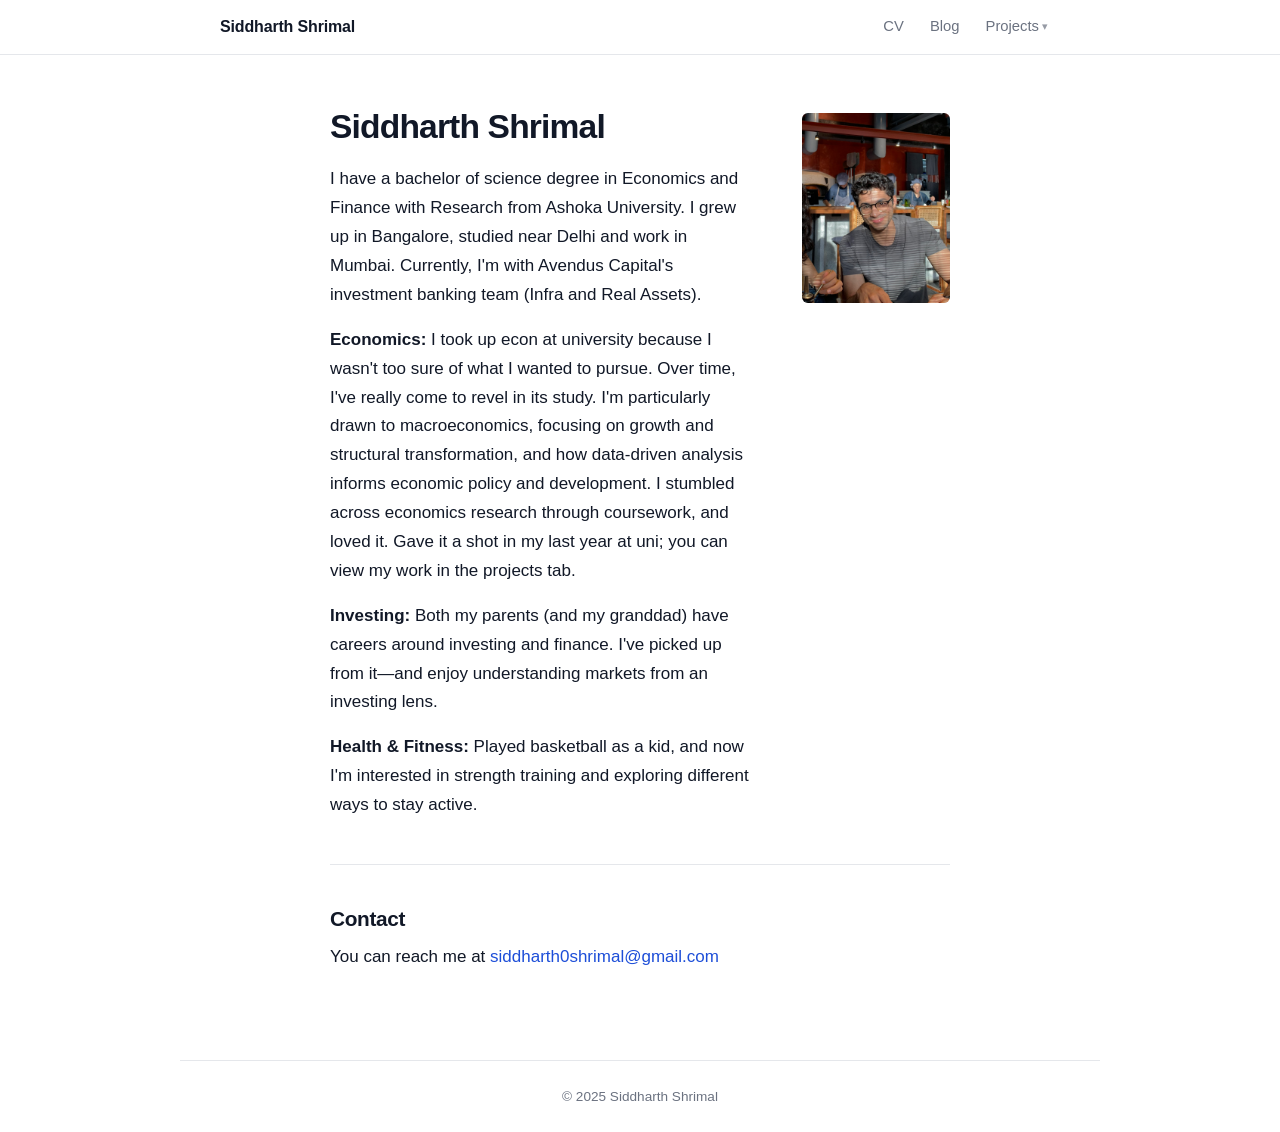
<file: index.html>
<!DOCTYPE html>
<html lang="en">
<head>
  <meta charset="utf-8" />
  <meta name="viewport" content="width=device-width, initial-scale=1" />
  <meta name="description" content="Siddharth Shrimal — Economics &amp; Finance student at Ashoka University. Interested in macroeconomics, investing, and fitness." />
  <title>Siddharth Shrimal</title>
  <link rel="stylesheet" href="style.css" />
</head>
<body>

  <header class="site-header">
    <nav class="site-nav">
      <a href="index.html" class="site-logo">Siddharth Shrimal</a>
      <button class="nav-toggle" aria-label="Toggle navigation" aria-expanded="false">&#9776;</button>
      <ul class="nav-links" id="nav-links">
        <li><a href="cv.html">CV</a></li>
        <li><a href="blogs.html">Blog</a></li>
        <li class="nav-dropdown">
          <a href="#" class="nav-dropdown-toggle">Projects</a>
          <ul class="nav-dropdown-menu">
            <li><a href="projectspage.html">Research Projects</a></li>
            <li><a href="nonresearchprojpage.html">Non-Research Projects</a></li>
          </ul>
        </li>
      </ul>
    </nav>
  </header>

  <main class="page">

    <div class="home-hero">
      <div class="home-bio">
        <h1>Siddharth Shrimal</h1>
        <p>
          I have a bachelor of science degree in Economics and Finance with Research from Ashoka University.
          I grew up in Bangalore, studied near Delhi and work in Mumbai. Currently, I'm with Avendus Capital's investment banking team (Infra and Real Assets).
        </p>
        <p>
          <strong>Economics:</strong> I took up econ at university because I
          wasn't too sure of what I wanted to pursue. Over time, I've really
          come to revel in its study. I'm particularly drawn to macroeconomics,
          focusing on growth and structural transformation, and how data-driven
          analysis informs economic policy and development. I stumbled across economics research through coursework, and loved it. Gave it a shot in my last year at uni; you can view my work in the projects tab. 
        </p>
        <p>
          <strong>Investing:</strong> Both my parents (and my granddad) have
          careers around investing and finance. I've picked up from it—and enjoy
          understanding markets from an investing lens.
        </p>
        <p>
          <strong>Health &amp; Fitness:</strong> Played basketball as a kid,
          and now I'm interested in strength training and exploring different
          ways to stay active.
        </p>
      </div>
      <div class="home-photo">
        <img
          src="profilephoto.jpeg"
          alt="Siddharth Shrimal"
          width="200"
          height="267"
          loading="eager"
        />
      </div>
    </div>

    <hr class="divider" />

    <section id="contact">
      <h2>Contact</h2>
      <p>
        You can reach me at
        <a href="mailto:siddharth0shrimal@gmail.com">siddharth0shrimal@gmail.com</a>
      </p>
    </section>

  </main>

  <footer>&copy; 2025 Siddharth Shrimal</footer>

  <script>
    (function () {
      var toggle = document.querySelector('.nav-toggle');
      var links  = document.getElementById('nav-links');

      toggle.addEventListener('click', function () {
        var open = links.classList.toggle('open');
        toggle.setAttribute('aria-expanded', open);
      });

      // Mobile dropdown toggle
      document.querySelectorAll('.nav-dropdown-toggle').forEach(function (btn) {
        btn.addEventListener('click', function (e) {
          if (window.innerWidth <= 640) {
            e.preventDefault();
            btn.closest('.nav-dropdown').classList.toggle('open');
          }
        });
      });

      // Close nav on outside click
      document.addEventListener('click', function (e) {
        if (!e.target.closest('.site-nav')) {
          links.classList.remove('open');
          toggle.setAttribute('aria-expanded', 'false');
        }
      });
    })();
  </script>

</body>
</html>
</file>
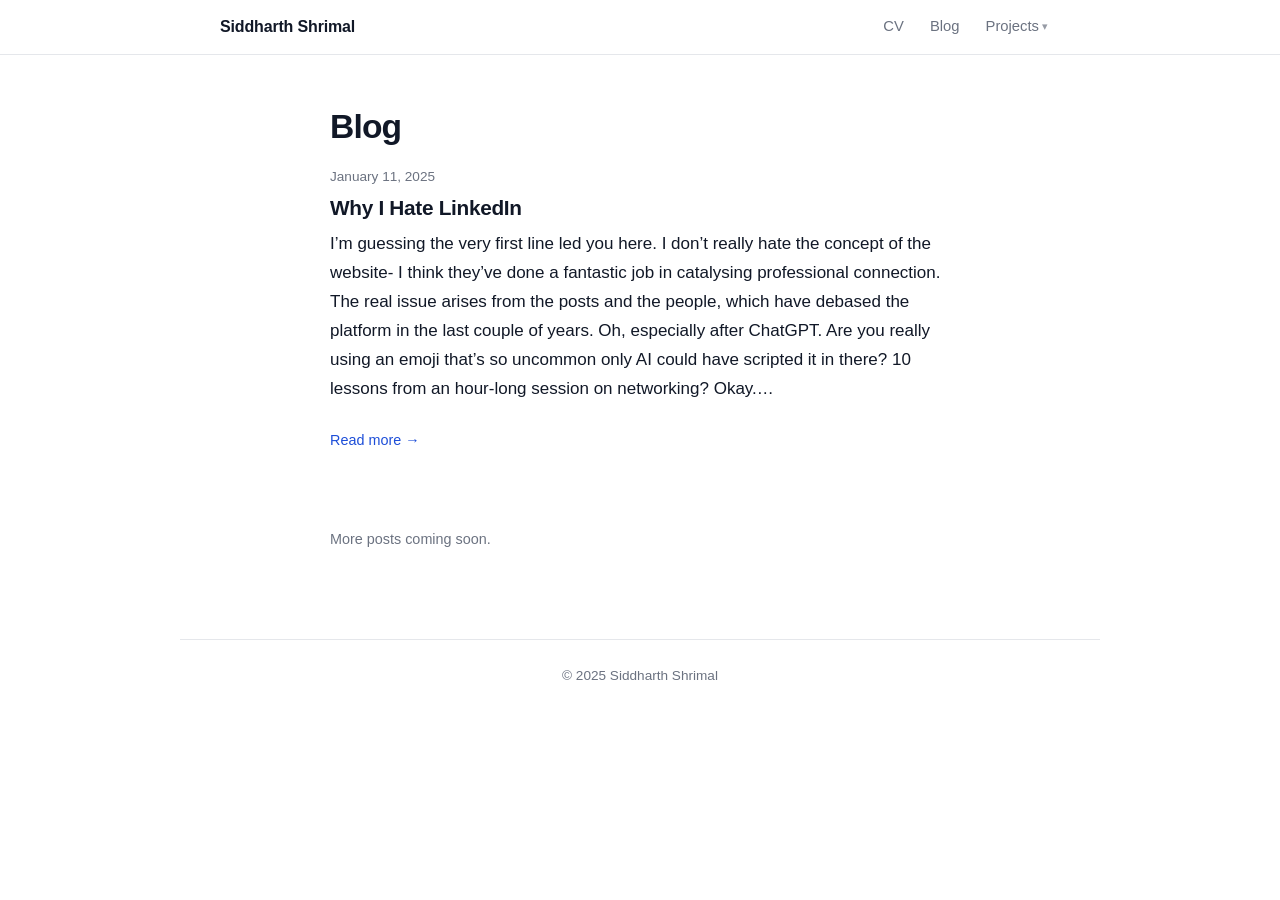
<file: blogs.html>
<!DOCTYPE html>
<html lang="en">
<head>
  <meta charset="utf-8" />
  <meta name="viewport" content="width=device-width, initial-scale=1" />
  <meta name="description" content="Blog posts by Siddharth Shrimal." />
  <title>Blog — Siddharth Shrimal</title>
  <link rel="stylesheet" href="style.css" />
</head>
<body>

  <header class="site-header">
    <nav class="site-nav">
      <a href="index.html" class="site-logo">Siddharth Shrimal</a>
      <button class="nav-toggle" aria-label="Toggle navigation" aria-expanded="false">&#9776;</button>
      <ul class="nav-links" id="nav-links">
        <li><a href="cv.html">CV</a></li>
        <li><a href="blogs.html">Blog</a></li>
        <li class="nav-dropdown">
          <a href="#" class="nav-dropdown-toggle">Projects</a>
          <ul class="nav-dropdown-menu">
            <li><a href="projectspage.html">Research Projects</a></li>
            <li><a href="nonresearchprojpage.html">Non-Research Projects</a></li>
          </ul>
        </li>
      </ul>
    </nav>
  </header>

  <main class="page">
    <h1>Blog</h1>
    <div id="blogs-container">
      <!-- Posts loaded dynamically -->
    </div>
    <p style="color: var(--muted); font-size: 0.9rem; margin-top: 8px;">
      More posts coming soon.
    </p>
  </main>

  <footer>&copy; 2025 Siddharth Shrimal</footer>

  <script>
    (function () {
      // Nav
      var toggle = document.querySelector('.nav-toggle');
      var links  = document.getElementById('nav-links');
      toggle.addEventListener('click', function () {
        var open = links.classList.toggle('open');
        toggle.setAttribute('aria-expanded', open);
      });
      document.querySelectorAll('.nav-dropdown-toggle').forEach(function (btn) {
        btn.addEventListener('click', function (e) {
          if (window.innerWidth <= 640) {
            e.preventDefault();
            btn.closest('.nav-dropdown').classList.toggle('open');
          }
        });
      });
      document.addEventListener('click', function (e) {
        if (!e.target.closest('.site-nav')) {
          links.classList.remove('open');
          toggle.setAttribute('aria-expanded', 'false');
        }
      });
    })();

    // Blog posts metadata
    var blogs = [
      {
        title: "Why I Hate LinkedIn",
        file:  "blogs/blog1.txt",
        page:  "blog_subpages/blog1.html",
        date:  "January 11, 2025"
      }
    ];

    function truncateWords(text, limit) {
      var words = text.trim().split(/\s+/);
      return words.length > limit
        ? words.slice(0, limit).join(' ') + '…'
        : text;
    }

    async function loadBlogs() {
      var container = document.getElementById('blogs-container');
      for (var i = 0; i < blogs.length; i++) {
        var blog = blogs[i];
        try {
          var res = await fetch(blog.file);
          if (!res.ok) throw new Error('Could not load ' + blog.file);
          var text = await res.text();
          var preview = truncateWords(text, 80);

          var el = document.createElement('div');
          el.className = 'blog-entry';
          el.innerHTML =
            '<p class="blog-meta">' + blog.date + '</p>' +
            '<h2><a href="' + blog.page + '">' + blog.title + '</a></h2>' +
            '<p>' + preview + '</p>' +
            '<a class="read-more" href="' + blog.page + '">Read more &rarr;</a>';
          container.appendChild(el);
        } catch (err) {
          console.error(err);
        }
      }
    }

    loadBlogs();
  </script>

</body>
</html>
</file>
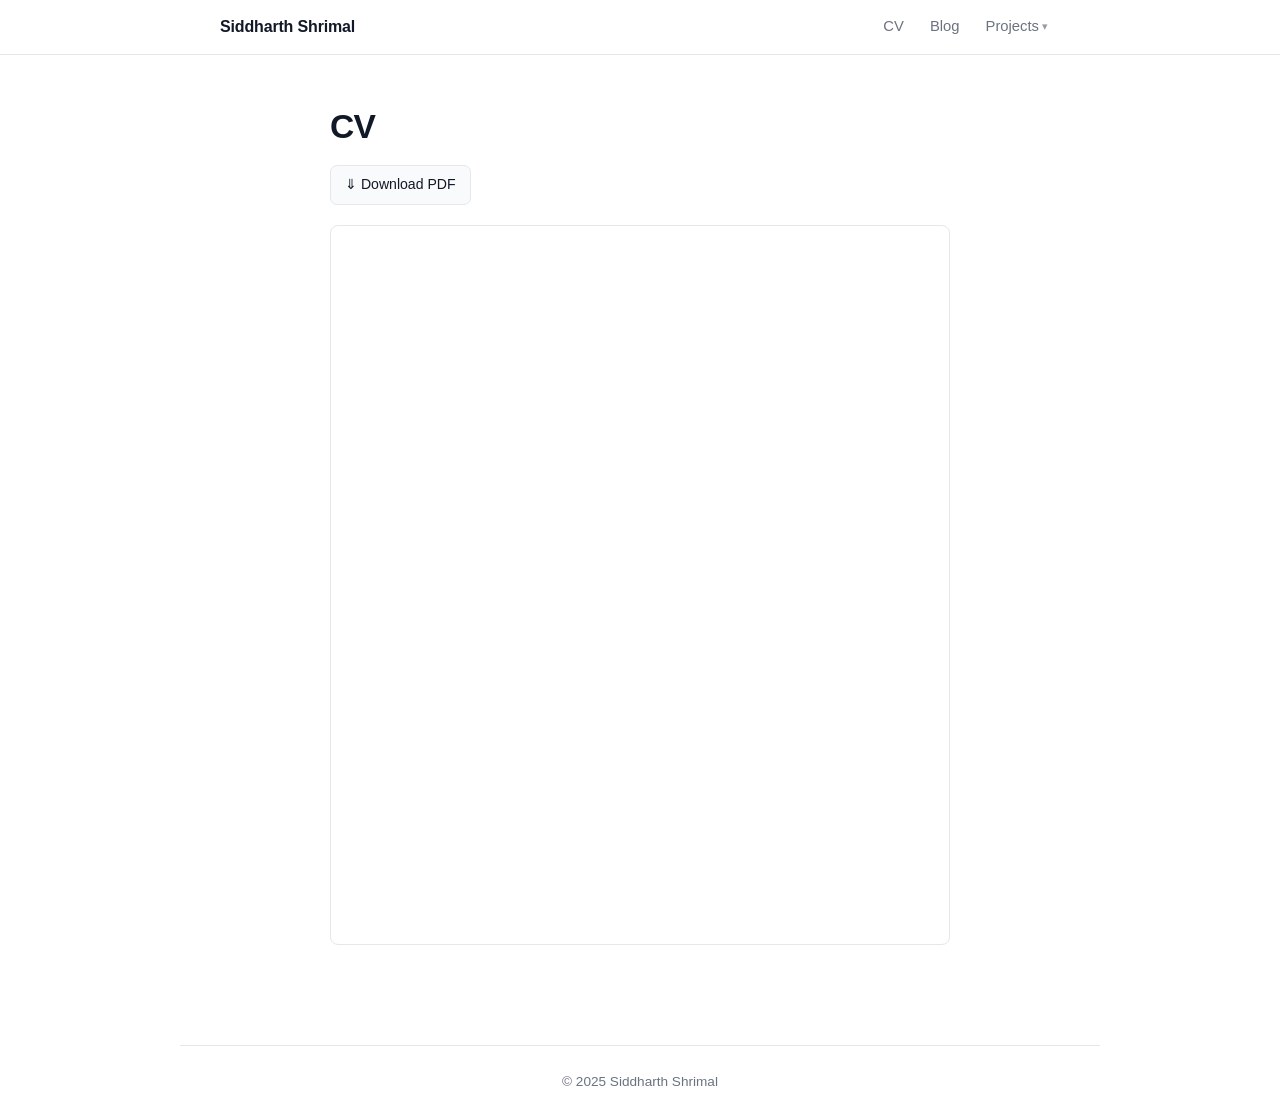
<file: cv.html>
<!DOCTYPE html>
<html lang="en">
<head>
  <meta charset="utf-8" />
  <meta name="viewport" content="width=device-width, initial-scale=1" />
  <title>CV — Siddharth Shrimal</title>
  <link rel="stylesheet" href="style.css" />
</head>
<body>

  <header class="site-header">
    <nav class="site-nav">
      <a href="index.html" class="site-logo">Siddharth Shrimal</a>
      <button class="nav-toggle" aria-label="Toggle navigation" aria-expanded="false">&#9776;</button>
      <ul class="nav-links" id="nav-links">
        <li><a href="cv.html">CV</a></li>
        <li><a href="blogs.html">Blog</a></li>
        <li class="nav-dropdown">
          <a href="#" class="nav-dropdown-toggle">Projects</a>
          <ul class="nav-dropdown-menu">
            <li><a href="projectspage.html">Research Projects</a></li>
            <li><a href="nonresearchprojpage.html">Non-Research Projects</a></li>
          </ul>
        </li>
      </ul>
    </nav>
  </header>

  <main class="page cv-container">
    <h1>CV</h1>

    <div class="action-bar" style="margin-bottom: 20px;">
      <a class="action-btn" href="pdfs/CV_Sep25.pdf" target="_blank" rel="noopener">
        &#8659; Download PDF
      </a>
    </div>

    <iframe
      class="cv-embed"
      src="pdfs/CV_Jul26.pdf"
      title="Siddharth Shrimal CV"
    ></iframe>

  </main>

  <footer>&copy; 2025 Siddharth Shrimal</footer>

  <script>
    (function () {
      var toggle = document.querySelector('.nav-toggle');
      var links  = document.getElementById('nav-links');
      toggle.addEventListener('click', function () {
        var open = links.classList.toggle('open');
        toggle.setAttribute('aria-expanded', open);
      });
      document.querySelectorAll('.nav-dropdown-toggle').forEach(function (btn) {
        btn.addEventListener('click', function (e) {
          if (window.innerWidth <= 640) {
            e.preventDefault();
            btn.closest('.nav-dropdown').classList.toggle('open');
          }
        });
      });
      document.addEventListener('click', function (e) {
        if (!e.target.closest('.site-nav')) {
          links.classList.remove('open');
          toggle.setAttribute('aria-expanded', 'false');
        }
      });
    })();
  </script>

</body>
</html>
</file>
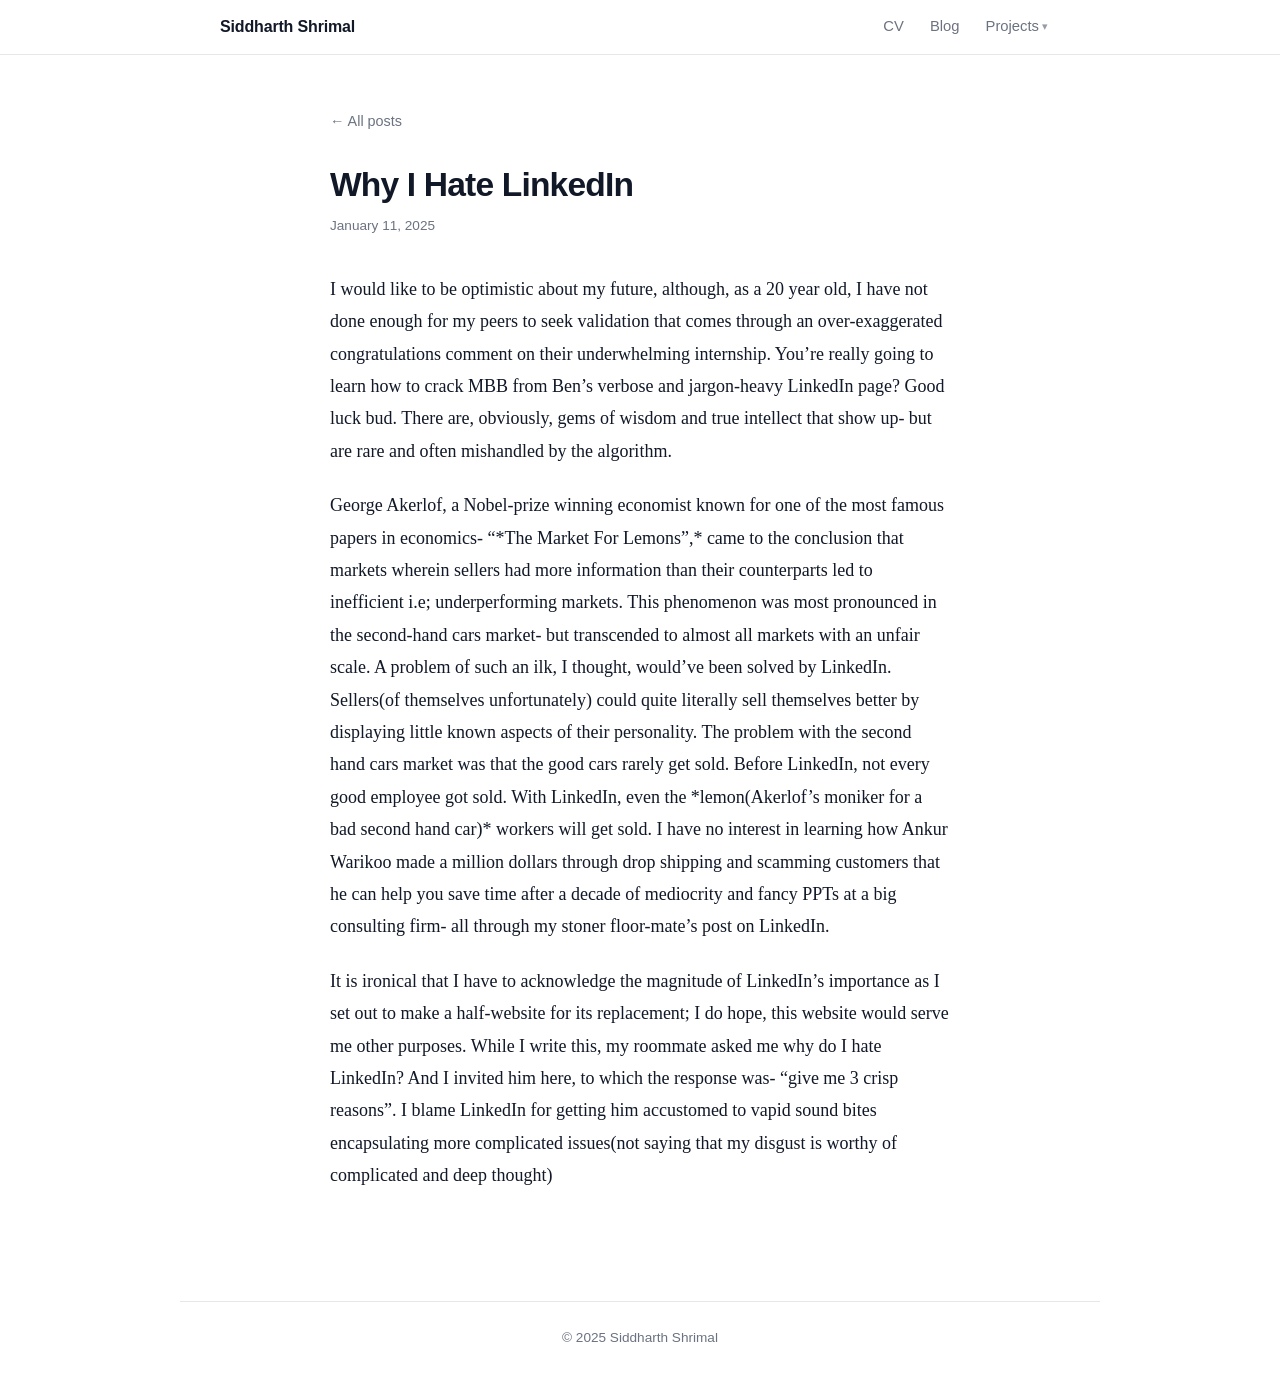
<file: blog_subpages/blog1.html>
<!DOCTYPE html>
<html lang="en">
<head>
  <meta charset="utf-8" />
  <meta name="viewport" content="width=device-width, initial-scale=1" />
  <title>Why I Hate LinkedIn — Siddharth Shrimal</title>
  <link rel="stylesheet" href="../style.css" />
</head>
<body>

  <header class="site-header">
    <nav class="site-nav">
      <a href="../index.html" class="site-logo">Siddharth Shrimal</a>
      <button class="nav-toggle" aria-label="Toggle navigation" aria-expanded="false">&#9776;</button>
      <ul class="nav-links" id="nav-links">
        <li><a href="../cv.html">CV</a></li>
        <li><a href="../blogs.html">Blog</a></li>
        <li class="nav-dropdown">
          <a href="#" class="nav-dropdown-toggle">Projects</a>
          <ul class="nav-dropdown-menu">
            <li><a href="../projectspage.html">Research Projects</a></li>
            <li><a href="../nonresearchprojpage.html">Non-Research Projects</a></li>
          </ul>
        </li>
      </ul>
    </nav>
  </header>

  <main class="page">
    <a class="back-link" href="../blogs.html">&larr; All posts</a>

    <div class="blog-post-header">
      <h1>Why I Hate LinkedIn</h1>
      <p class="blog-meta">January 11, 2025</p>
    </div>

    <div class="blog-content" id="blog-content">
      <p>Loading…</p>
    </div>
  </main>

  <footer>&copy; 2025 Siddharth Shrimal</footer>

  <script>
    (function () {
      var toggle = document.querySelector('.nav-toggle');
      var links  = document.getElementById('nav-links');
      toggle.addEventListener('click', function () {
        var open = links.classList.toggle('open');
        toggle.setAttribute('aria-expanded', open);
      });
      document.querySelectorAll('.nav-dropdown-toggle').forEach(function (btn) {
        btn.addEventListener('click', function (e) {
          if (window.innerWidth <= 640) {
            e.preventDefault();
            btn.closest('.nav-dropdown').classList.toggle('open');
          }
        });
      });
      document.addEventListener('click', function (e) {
        if (!e.target.closest('.site-nav')) {
          links.classList.remove('open');
          toggle.setAttribute('aria-expanded', 'false');
        }
      });
    })();

    async function loadBlog() {
      var el = document.getElementById('blog-content');
      try {
        var res = await fetch('../blogs/blog1.txt');
        if (!res.ok) throw new Error('Could not load blog content');
        var text = await res.text();
        // Skip the first line (title), split on double newlines for paragraphs
        var lines = text.split('\n').slice(1).join('\n');
        var paragraphs = lines
          .split(/\n{2,}/)
          .map(function (p) { return p.trim(); })
          .filter(Boolean)
          .map(function (p) { return '<p>' + p.replace(/\n/g, ' ') + '</p>'; });
        el.innerHTML = paragraphs.join('\n');
      } catch (err) {
        el.innerHTML = '<p>Error loading content. Please try again later.</p>';
        console.error(err);
      }
    }

    loadBlog();
  </script>

</body>
</html>
</file>
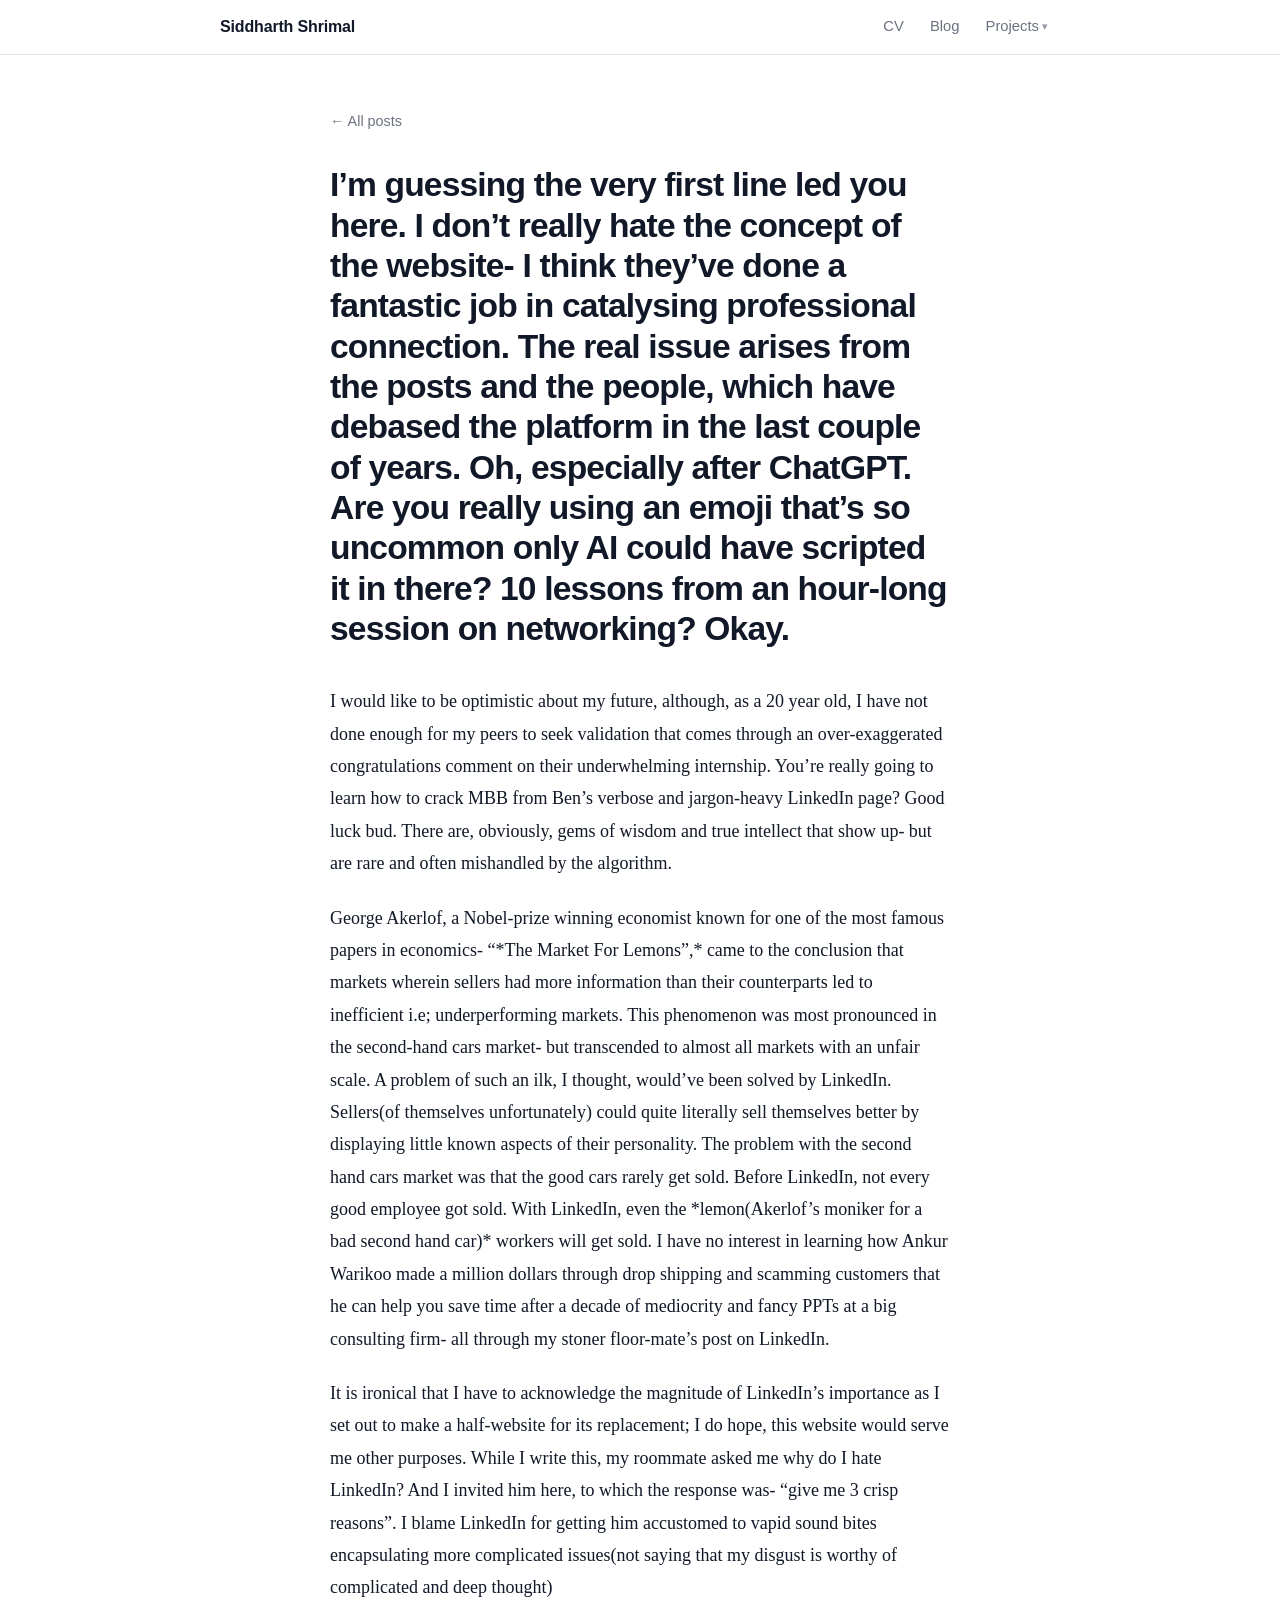
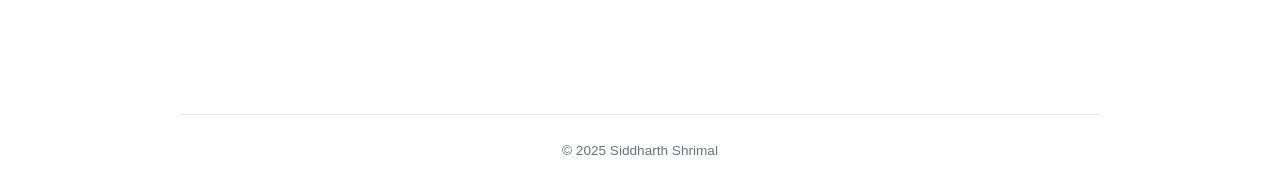
<file: blog_subpages/blog2.html>
<!DOCTYPE html>
<html lang="en">
<head>
  <meta charset="utf-8" />
  <meta name="viewport" content="width=device-width, initial-scale=1" />
  <title>Blog — Siddharth Shrimal</title>
  <link rel="stylesheet" href="../style.css" />
</head>
<body>

  <header class="site-header">
    <nav class="site-nav">
      <a href="../index.html" class="site-logo">Siddharth Shrimal</a>
      <button class="nav-toggle" aria-label="Toggle navigation" aria-expanded="false">&#9776;</button>
      <ul class="nav-links" id="nav-links">
        <li><a href="../cv.html">CV</a></li>
        <li><a href="../blogs.html">Blog</a></li>
        <li class="nav-dropdown">
          <a href="#" class="nav-dropdown-toggle">Projects</a>
          <ul class="nav-dropdown-menu">
            <li><a href="../projectspage.html">Research Projects</a></li>
            <li><a href="../nonresearchprojpage.html">Non-Research Projects</a></li>
          </ul>
        </li>
      </ul>
    </nav>
  </header>

  <main class="page">
    <a class="back-link" href="../blogs.html">&larr; All posts</a>

    <div class="blog-post-header">
      <h1 id="blog-title">Loading…</h1>
      <p class="blog-meta" id="blog-date"></p>
    </div>

    <div class="blog-content" id="blog-content">
      <p>Loading…</p>
    </div>
  </main>

  <footer>&copy; 2025 Siddharth Shrimal</footer>

  <script>
    (function () {
      var toggle = document.querySelector('.nav-toggle');
      var links  = document.getElementById('nav-links');
      toggle.addEventListener('click', function () {
        var open = links.classList.toggle('open');
        toggle.setAttribute('aria-expanded', open);
      });
      document.querySelectorAll('.nav-dropdown-toggle').forEach(function (btn) {
        btn.addEventListener('click', function (e) {
          if (window.innerWidth <= 640) {
            e.preventDefault();
            btn.closest('.nav-dropdown').classList.toggle('open');
          }
        });
      });
      document.addEventListener('click', function (e) {
        if (!e.target.closest('.site-nav')) {
          links.classList.remove('open');
          toggle.setAttribute('aria-expanded', 'false');
        }
      });
    })();

    async function loadBlog() {
      var el = document.getElementById('blog-content');
      try {
        var res = await fetch('../blogs/blog2.txt');
        if (!res.ok) throw new Error('Could not load blog content');
        var text = await res.text();
        var lines = text.split('\n');
        // First line is the title
        document.getElementById('blog-title').textContent = lines[0] || 'Post';
        document.title = (lines[0] || 'Blog') + ' — Siddharth Shrimal';
        var body = lines.slice(1).join('\n');
        var paragraphs = body
          .split(/\n{2,}/)
          .map(function (p) { return p.trim(); })
          .filter(Boolean)
          .map(function (p) { return '<p>' + p.replace(/\n/g, ' ') + '</p>'; });
        el.innerHTML = paragraphs.join('\n');
      } catch (err) {
        el.innerHTML = '<p>Content coming soon.</p>';
        document.getElementById('blog-title').textContent = 'Coming Soon';
        document.title = 'Blog — Siddharth Shrimal';
      }
    }

    loadBlog();
  </script>

</body>
</html>
</file>
<file: style.css>
/* ============================================================
   Siddharth Shrimal — Personal Website
   style.css
   ============================================================ */

/* === Reset & Variables === */
*, *::before, *::after {
  box-sizing: border-box;
  margin: 0;
  padding: 0;
}

:root {
  --bg:           #ffffff;
  --text:         #111827;
  --muted:        #6b7280;
  --accent:       #1d4ed8;
  --accent-hover: #1e40af;
  --border:       #e5e7eb;
  --surface:      #f9fafb;
  --font-sans:    -apple-system, BlinkMacSystemFont, 'Segoe UI', Roboto, 'Helvetica Neue', Arial, sans-serif;
  --font-serif:   Georgia, 'Times New Roman', serif;
  --max:          700px;
  --max-wide:     920px;
  --pad:          clamp(16px, 5vw, 40px);
  --radius:       10px;
}

/* === Base === */
html {
  scroll-behavior: smooth;
  -webkit-text-size-adjust: 100%;
}

body {
  font-family: var(--font-sans);
  background-color: var(--bg);
  color: var(--text);
  line-height: 1.7;
  font-size: 17px;
}

img {
  max-width: 100%;
  height: auto;
  display: block;
}

/* === Navigation === */
.site-header {
  position: sticky;
  top: 0;
  background: rgba(255, 255, 255, 0.92);
  backdrop-filter: blur(10px);
  -webkit-backdrop-filter: blur(10px);
  border-bottom: 1px solid var(--border);
  z-index: 100;
}

.site-nav {
  max-width: var(--max-wide);
  margin: 0 auto;
  padding: 0 var(--pad);
  height: 54px;
  display: flex;
  align-items: center;
  justify-content: space-between;
}

.site-logo {
  font-size: 1rem;
  font-weight: 600;
  color: var(--text);
  text-decoration: none;
  letter-spacing: -0.01em;
  flex-shrink: 0;
}

.site-logo:hover {
  color: var(--accent);
  text-decoration: none;
}

.nav-links {
  display: flex;
  align-items: center;
  gap: 2px;
  list-style: none;
}

.nav-links > li > a {
  color: var(--muted);
  text-decoration: none;
  font-size: 0.925rem;
  padding: 6px 12px;
  border-radius: 6px;
  transition: color 0.15s, background 0.15s;
  display: block;
}

.nav-links > li > a:hover {
  color: var(--text);
  background: var(--surface);
  text-decoration: none;
}

/* Dropdown */
.nav-dropdown {
  position: relative;
}

.nav-dropdown-toggle {
  cursor: pointer;
  display: flex !important;
  align-items: center;
  gap: 3px;
}

.nav-dropdown-toggle::after {
  content: '▾';
  font-size: 0.7rem;
  opacity: 0.7;
}

.nav-dropdown-menu {
  display: none;
  position: absolute;
  top: 100%;          /* flush with the trigger — no gap to jump over */
  right: 0;
  background: white;
  border: 1px solid var(--border);
  border-radius: 8px;
  min-width: 190px;
  list-style: none;
  padding: 10px 6px 6px; /* top padding creates the visual gap inside the box */
  box-shadow: 0 4px 20px rgba(0, 0, 0, 0.1);
  z-index: 200;
}

.nav-dropdown:hover .nav-dropdown-menu,
.nav-dropdown.open .nav-dropdown-menu {
  display: block;
}

.nav-dropdown-menu li a {
  display: block;
  padding: 8px 12px;
  border-radius: 6px;
  font-size: 0.9rem;
  color: var(--text);
  text-decoration: none;
  transition: background 0.12s;
}

.nav-dropdown-menu li a:hover {
  background: var(--surface);
  text-decoration: none;
}

/* Mobile hamburger */
.nav-toggle {
  display: none;
  background: none;
  border: 1px solid var(--border);
  border-radius: 6px;
  padding: 5px 9px;
  cursor: pointer;
  font-size: 1.05rem;
  color: var(--text);
  line-height: 1;
}

/* === Page Layout === */
.page {
  max-width: var(--max);
  margin: 0 auto;
  padding: 52px var(--pad) 88px;
}

.page-wide {
  max-width: var(--max-wide);
  margin: 0 auto;
  padding: 52px var(--pad) 88px;
}

/* === Typography === */
h1 {
  font-size: clamp(1.65rem, 4.5vw, 2.1rem);
  font-weight: 700;
  line-height: 1.2;
  letter-spacing: -0.025em;
  margin-bottom: 18px;
  color: var(--text);
}

h2 {
  font-size: clamp(1.05rem, 3vw, 1.3rem);
  font-weight: 600;
  line-height: 1.35;
  letter-spacing: -0.015em;
  margin-bottom: 10px;
  color: var(--text);
}

h3 {
  font-size: 0.825rem;
  text-transform: uppercase;
  letter-spacing: 0.09em;
  color: var(--muted);
  font-weight: 600;
  margin-bottom: 12px;
}

p {
  margin-bottom: 16px;
  color: var(--text);
}

p:last-child {
  margin-bottom: 0;
}

strong {
  font-weight: 600;
}

/* === Links === */
a {
  color: var(--accent);
  text-decoration: none;
}

a:hover {
  text-decoration: underline;
}

/* === Dividers === */
.divider {
  border: none;
  border-top: 1px solid var(--border);
  margin: 40px 0;
}

/* === Homepage === */
.home-hero {
  display: flex;
  align-items: flex-start;
  gap: 48px;
  margin-bottom: 44px;
}

.home-bio {
  flex: 1;
  min-width: 0;
}

.home-photo {
  flex-shrink: 0;
  width: 148px;
  padding-top: 6px;
}

.home-photo img {
  width: 100%;
  border-radius: 6px;
}

/* === Blog List === */
.blog-entry {
  margin-bottom: 36px;
  padding-bottom: 36px;
  border-bottom: 1px solid var(--border);
}

.blog-entry:last-of-type {
  border-bottom: none;
}

.blog-meta {
  font-size: 0.85rem;
  color: var(--muted);
  margin-bottom: 6px;
}

.blog-entry h2 {
  margin-bottom: 8px;
}

.blog-entry h2 a {
  color: var(--text);
  text-decoration: none;
}

.blog-entry h2 a:hover {
  color: var(--accent);
}

.read-more {
  display: inline-block;
  margin-top: 8px;
  font-size: 0.9rem;
  font-weight: 500;
}

/* === Blog Post === */
.blog-post-header {
  margin-bottom: 36px;
}

.blog-post-header h1 {
  margin-bottom: 8px;
}

.back-link {
  display: inline-flex;
  align-items: center;
  gap: 4px;
  font-size: 0.9rem;
  color: var(--muted);
  text-decoration: none;
  margin-bottom: 32px;
  transition: color 0.15s;
}

.back-link:hover {
  color: var(--text);
  text-decoration: none;
}

.blog-content {
  font-family: var(--font-serif);
  font-size: 18px;
  line-height: 1.8;
  color: #1a1a1a;
}

.blog-content p {
  margin-bottom: 22px;
}

/* === Projects Index === */
.projects-toc {
  background: var(--surface);
  border: 1px solid var(--border);
  border-radius: var(--radius);
  padding: 20px 24px;
  margin-bottom: 40px;
}

.projects-toc ul {
  list-style: none;
  display: flex;
  flex-direction: column;
  gap: 8px;
}

.projects-toc ul a {
  font-size: 0.95rem;
  color: var(--accent);
}

/* === Project Card === */
.project-card {
  border: 1px solid var(--border);
  border-radius: var(--radius);
  padding: 28px;
  margin-bottom: 28px;
  background: white;
}

.project-card > p {
  color: #374151;
  font-size: 0.96rem;
}

/* === PDF Viewer === */
.pdf-wrap {
  margin-top: 16px;
  margin-bottom: 4px;
}

.pdf-embed {
  display: block;
  width: 100%;
  height: 600px;
  border: 1px solid var(--border);
  border-radius: 8px;
  margin-bottom: 8px;
}

.pdf-btn {
  display: none;            /* shown only on mobile via media query */
  align-items: center;
  gap: 8px;
  padding: 10px 18px;
  background: var(--surface);
  border: 1px solid var(--border);
  border-radius: 8px;
  color: var(--text);
  font-size: 0.93rem;
  font-weight: 500;
  text-decoration: none;
  width: fit-content;
  transition: background 0.15s;
}

.pdf-btn:hover {
  background: var(--border);
  text-decoration: none;
}

/* === Action Bar (download links) === */
.action-bar {
  display: flex;
  flex-wrap: wrap;
  gap: 10px;
  margin-top: 14px;
}

.action-btn {
  display: inline-flex;
  align-items: center;
  gap: 6px;
  padding: 7px 14px;
  background: var(--surface);
  border: 1px solid var(--border);
  border-radius: 7px;
  color: var(--text);
  font-size: 0.88rem;
  font-weight: 500;
  text-decoration: none;
  transition: background 0.15s, border-color 0.15s;
}

.action-btn:hover {
  background: #f0f0f0;
  border-color: #d1d5db;
  text-decoration: none;
}

/* === GitHub Card === */
.github-card {
  display: flex;
  align-items: center;
  gap: 14px;
  background: #f6f8fa;
  border: 1px solid #d0d7de;
  border-radius: var(--radius);
  padding: 16px 18px;
  margin-top: 16px;
  text-decoration: none;
  transition: border-color 0.15s, box-shadow 0.15s;
}

.github-card:hover {
  border-color: var(--accent);
  box-shadow: 0 2px 10px rgba(29, 78, 216, 0.1);
  text-decoration: none;
}

.github-card-icon {
  flex-shrink: 0;
  width: 32px;
  height: 32px;
}

.github-card-info {
  flex: 1;
  min-width: 0;
}

.github-card-name {
  font-weight: 600;
  font-size: 0.9rem;
  color: var(--accent);
  display: block;
  white-space: nowrap;
  overflow: hidden;
  text-overflow: ellipsis;
}

.github-card-sub {
  font-size: 0.8rem;
  color: var(--muted);
}

.github-card-btn {
  flex-shrink: 0;
  background: #21262d;
  color: white !important;
  padding: 6px 13px;
  border-radius: 6px;
  font-size: 0.83rem;
  font-weight: 500;
  text-decoration: none !important;
  white-space: nowrap;
  transition: background 0.15s;
}

.github-card-btn:hover {
  background: #161b22;
}

/* === CV === */
.cv-embed {
  display: block;
  width: 100%;
  height: 80vh;
  min-height: 500px;
  border: 1px solid var(--border);
  border-radius: 8px;
  margin-bottom: 12px;
}

/* === Footer === */
footer {
  border-top: 1px solid var(--border);
  padding: 24px var(--pad);
  font-size: 0.85rem;
  color: var(--muted);
  text-align: center;
  max-width: var(--max-wide);
  margin: 0 auto;
}

/* === Responsive: Mobile === */
@media (max-width: 640px) {
  body {
    font-size: 16px;
  }

  /* Mobile nav */
  .nav-toggle {
    display: block;
  }

  .nav-links {
    display: none;
    position: fixed;
    top: 54px;
    left: 0;
    right: 0;
    background: white;
    border-bottom: 1px solid var(--border);
    padding: 10px 16px 16px;
    flex-direction: column;
    align-items: flex-start;
    gap: 2px;
    box-shadow: 0 6px 20px rgba(0, 0, 0, 0.08);
    z-index: 90;
  }

  .nav-links.open {
    display: flex;
  }

  .nav-links > li {
    width: 100%;
  }

  .nav-links > li > a {
    padding: 10px 12px;
    width: 100%;
  }

  .nav-dropdown-menu {
    position: static;
    border: none;
    box-shadow: none;
    padding: 4px 0 4px 16px;
    display: none !important;
    background: transparent;
    min-width: 0;
  }

  .nav-dropdown.open .nav-dropdown-menu {
    display: flex !important;
    flex-direction: column;
  }

  .nav-dropdown-menu li a {
    padding: 8px 12px;
    font-size: 0.88rem;
    color: var(--muted);
  }

  /* Homepage hero — stack vertically, photo first */
  .home-hero {
    flex-direction: column-reverse;
    gap: 20px;
  }

  .home-photo {
    width: 110px;
  }

  /* PDFs: hide iframe, show download button on mobile */
  .pdf-embed {
    display: none;
  }

  .pdf-btn {
    display: inline-flex;
  }

  /* CV: show reduced-height iframe */
  .cv-embed {
    display: block;
    height: 70vh;
    min-height: 400px;
  }

  /* GitHub card */
  .github-card {
    flex-wrap: wrap;
  }

  .github-card-name {
    white-space: normal;
  }

  .project-card {
    padding: 20px;
  }

  .page,
  .page-wide {
    padding-top: 36px;
    padding-bottom: 60px;
  }
}
</file>
